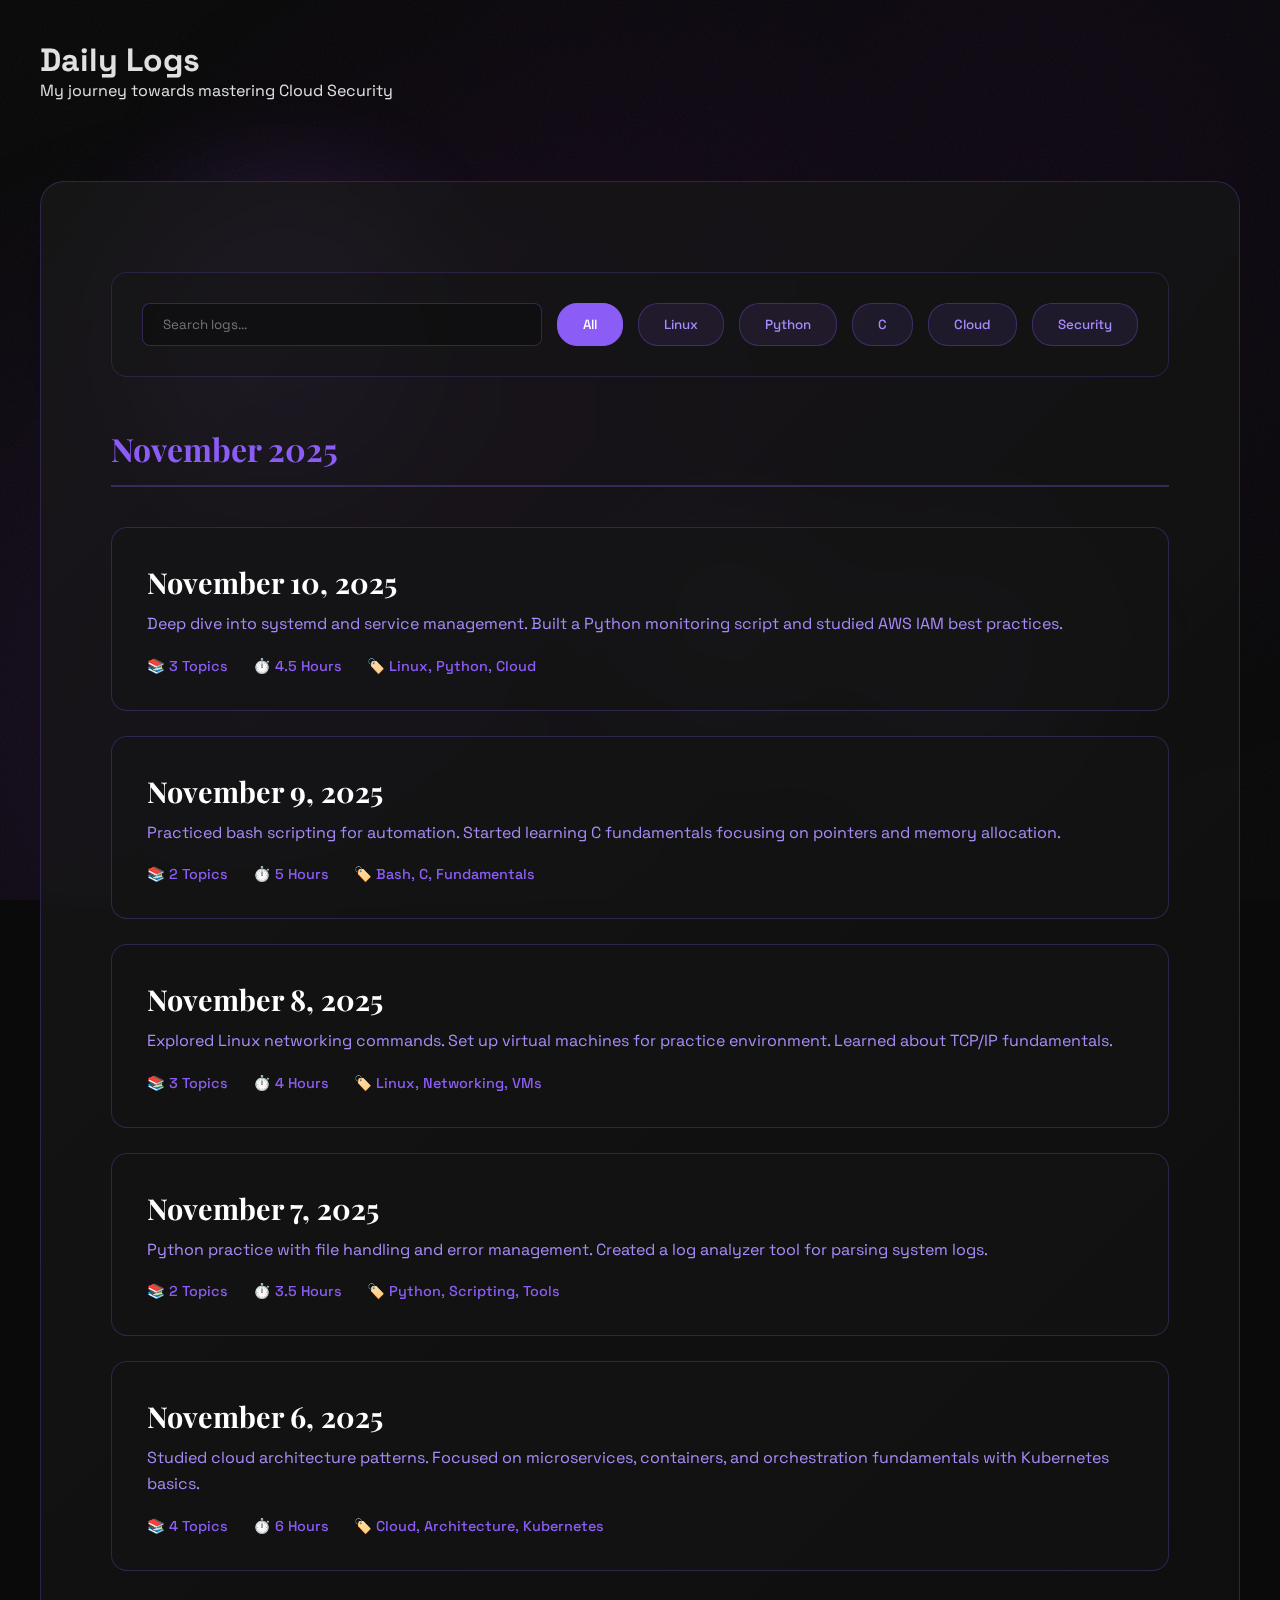
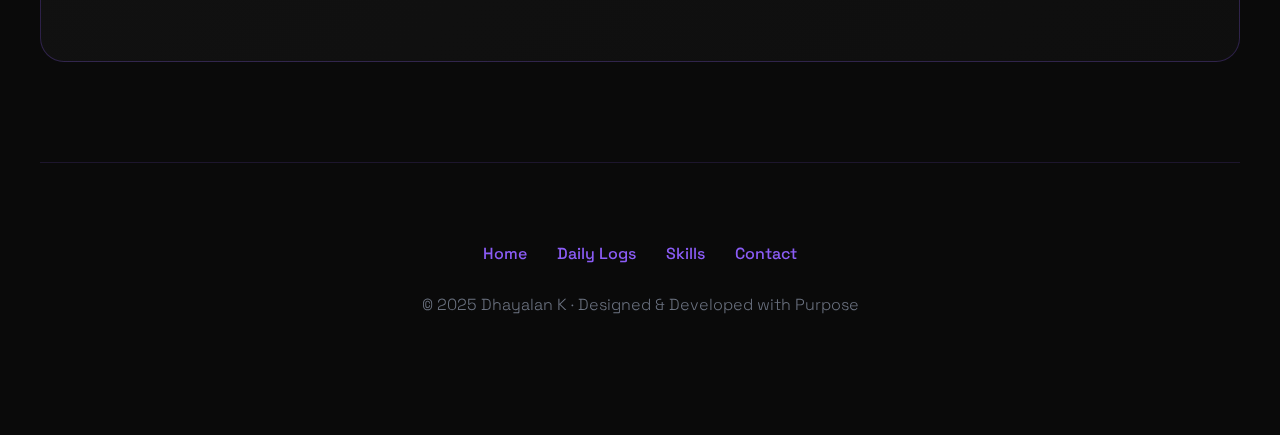
<file: daily-logs.html>
<!DOCTYPE html>
<html lang="en">
<head>
    <meta charset="UTF-8">
    <meta name="viewport" content="width=device-width, initial-scale=1.0">
    <title>Daily Logs | Dhayalan K</title>
    <link rel="stylesheet" href="style.css">
    <style>
        /* Page-specific styles */
        .log-list {
            display: grid;
            gap: 25px;
            margin-top: 40px;
        }

        .log-card {
            background: rgba(20, 20, 20, 0.6);
            border: 1px solid rgba(139, 92, 246, 0.25);
            padding: 35px;
            border-radius: 16px;
            transition: all 0.4s ease;
            text-decoration: none;
            color: inherit;
            display: block;
            position: relative;
            overflow: hidden;
        }

        .log-card::before {
            content: '';
            position: absolute;
            left: 0;
            top: 0;
            width: 4px;
            height: 0;
            background: linear-gradient(180deg, #8b5cf6, #a78bfa);
            transition: height 0.4s ease;
        }

        .log-card:hover {
            background: rgba(25, 25, 25, 0.8);
            border-color: #8b5cf6;
            transform: translateX(15px);
            box-shadow: 0 15px 40px rgba(139, 92, 246, 0.2);
        }

        .log-card:hover::before {
            height: 100%;
        }

        .log-date {
            font-family: 'Playfair Display', serif;
            color: #ffffff;
            font-size: 1.8em;
            font-weight: 700;
            margin-bottom: 10px;
        }

        .log-summary {
            color: #a78bfa;
            font-size: 1em;
            line-height: 1.6;
            margin-bottom: 20px;
        }

        .log-meta {
            display: flex;
            gap: 25px;
            color: #8b5cf6;
            font-size: 0.9em;
            font-weight: 500;
        }

        .log-meta span {
            display: flex;
            align-items: center;
            gap: 8px;
        }

        .filter-section {
            display: flex;
            gap: 15px;
            flex-wrap: wrap;
            margin-bottom: 40px;
            padding: 30px;
            background: rgba(20, 20, 20, 0.5);
            border-radius: 16px;
            border: 1px solid rgba(139, 92, 246, 0.2);
        }

        .filter-btn {
            padding: 10px 25px;
            background: rgba(139, 92, 246, 0.1);
            border: 1px solid rgba(139, 92, 246, 0.3);
            color: #a78bfa;
            border-radius: 20px;
            cursor: pointer;
            transition: all 0.3s ease;
            font-family: 'Space Grotesk', sans-serif;
            font-weight: 500;
        }

        .filter-btn:hover,
        .filter-btn.active {
            background: #8b5cf6;
            color: #ffffff;
            border-color: #8b5cf6;
        }

        .search-box {
            flex: 1;
            min-width: 250px;
            padding: 12px 20px;
            background: rgba(10, 10, 10, 0.5);
            border: 1px solid rgba(139, 92, 246, 0.3);
            border-radius: 8px;
            color: #e0e0e0;
            font-family: 'Space Grotesk', sans-serif;
            transition: all 0.3s ease;
        }

        .search-box:focus {
            outline: none;
            border-color: #8b5cf6;
            box-shadow: 0 0 20px rgba(139, 92, 246, 0.2);
        }

        .month-divider {
            font-family: 'Playfair Display', serif;
            color: #8b5cf6;
            font-size: 2em;
            font-weight: 700;
            margin: 50px 0 30px 0;
            padding-bottom: 15px;
            border-bottom: 2px solid rgba(139, 92, 246, 0.3);
        }
    </style>
</head>
<body>
    <div class="noise"></div>
    <div class="floating-shapes">
        <div class="shape"></div>
        <div class="shape"></div>
        <div class="shape"></div>
    </div>

    <nav>
        <div class="nav-content">
            <a href="index.html" class="logo">DK</a>
            <ul class="nav-links">
                <li><a href="index.html">Home</a></li>
                <li><a href="daily-logs.html" class="active">Daily Logs</a></li>
                <li><a href="index.html#focus">Skills</a></li>
                <li><a href="index.html#contact">Contact</a></li>
            </ul>
        </div>
    </nav>

    <div class="container">
        <div class="page-header">
            <h1>Daily Logs</h1>
            <p>My journey towards mastering Cloud Security</p>
        </div>

        <div class="content-section">
            <div class="filter-section">
                <input type="text" class="search-box" placeholder="Search logs...">
                <button class="filter-btn active">All</button>
                <button class="filter-btn">Linux</button>
                <button class="filter-btn">Python</button>
                <button class="filter-btn">C</button>
                <button class="filter-btn">Cloud</button>
                <button class="filter-btn">Security</button>
            </div>

            <div class="month-divider">November 2025</div>

            <div class="log-list">
                <a href="2025-11-10.html" class="log-card">
                    <div class="log-date">November 10, 2025</div>
                    <div class="log-summary">
                        Deep dive into systemd and service management. Built a Python monitoring script 
                        and studied AWS IAM best practices.
                    </div>
                    <div class="log-meta">
                        <span>📚 3 Topics</span>
                        <span>⏱️ 4.5 Hours</span>
                        <span>🏷️ Linux, Python, Cloud</span>
                    </div>
                </a>

                <a href="2025-11-09.html" class="log-card">
                    <div class="log-date">November 9, 2025</div>
                    <div class="log-summary">
                        Practiced bash scripting for automation. Started learning C fundamentals focusing 
                        on pointers and memory allocation.
                    </div>
                    <div class="log-meta">
                        <span>📚 2 Topics</span>
                        <span>⏱️ 5 Hours</span>
                        <span>🏷️ Bash, C, Fundamentals</span>
                    </div>
                </a>

                <a href="2025-11-08.html" class="log-card">
                    <div class="log-date">November 8, 2025</div>
                    <div class="log-summary">
                        Explored Linux networking commands. Set up virtual machines for practice environment. 
                        Learned about TCP/IP fundamentals.
                    </div>
                    <div class="log-meta">
                        <span>📚 3 Topics</span>
                        <span>⏱️ 4 Hours</span>
                        <span>🏷️ Linux, Networking, VMs</span>
                    </div>
                </a>

                <a href="2025-11-07.html" class="log-card">
                    <div class="log-date">November 7, 2025</div>
                    <div class="log-summary">
                        Python practice with file handling and error management. Created a log analyzer tool 
                        for parsing system logs.
                    </div>
                    <div class="log-meta">
                        <span>📚 2 Topics</span>
                        <span>⏱️ 3.5 Hours</span>
                        <span>🏷️ Python, Scripting, Tools</span>
                    </div>
                </a>

                <a href="2025-11-06.html" class="log-card">
                    <div class="log-date">November 6, 2025</div>
                    <div class="log-summary">
                        Studied cloud architecture patterns. Focused on microservices, containers, and 
                        orchestration fundamentals with Kubernetes basics.
                    </div>
                    <div class="log-meta">
                        <span>📚 4 Topics</span>
                        <span>⏱️ 6 Hours</span>
                        <span>🏷️ Cloud, Architecture, Kubernetes</span>
                    </div>
                </a>
            </div>
        </div>

        <footer>
            <div class="footer-links">
                <a href="index.html">Home</a>
                <a href="daily-logs.html">Daily Logs</a>
                <a href="index.html#focus">Skills</a>
                <a href="index.html#contact">Contact</a>
            </div>
            <p>© 2025 Dhayalan K · Designed & Developed with Purpose</p>
        </footer>
    </div>

    <script>
        // Simple filter functionality
        const filterBtns = document.querySelectorAll('.filter-btn');
        
        filterBtns.forEach(btn => {
            btn.addEventListener('click', function() {
                filterBtns.forEach(b => b.classList.remove('active'));
                this.classList.add('active');
            });
        });

        // Search functionality placeholder
        const searchBox = document.querySelector('.search-box');
        searchBox.addEventListener('input', function() {
            // Add search logic here
            console.log('Searching for:', this.value);
        });
    </script>
</body>
</html>
</file>
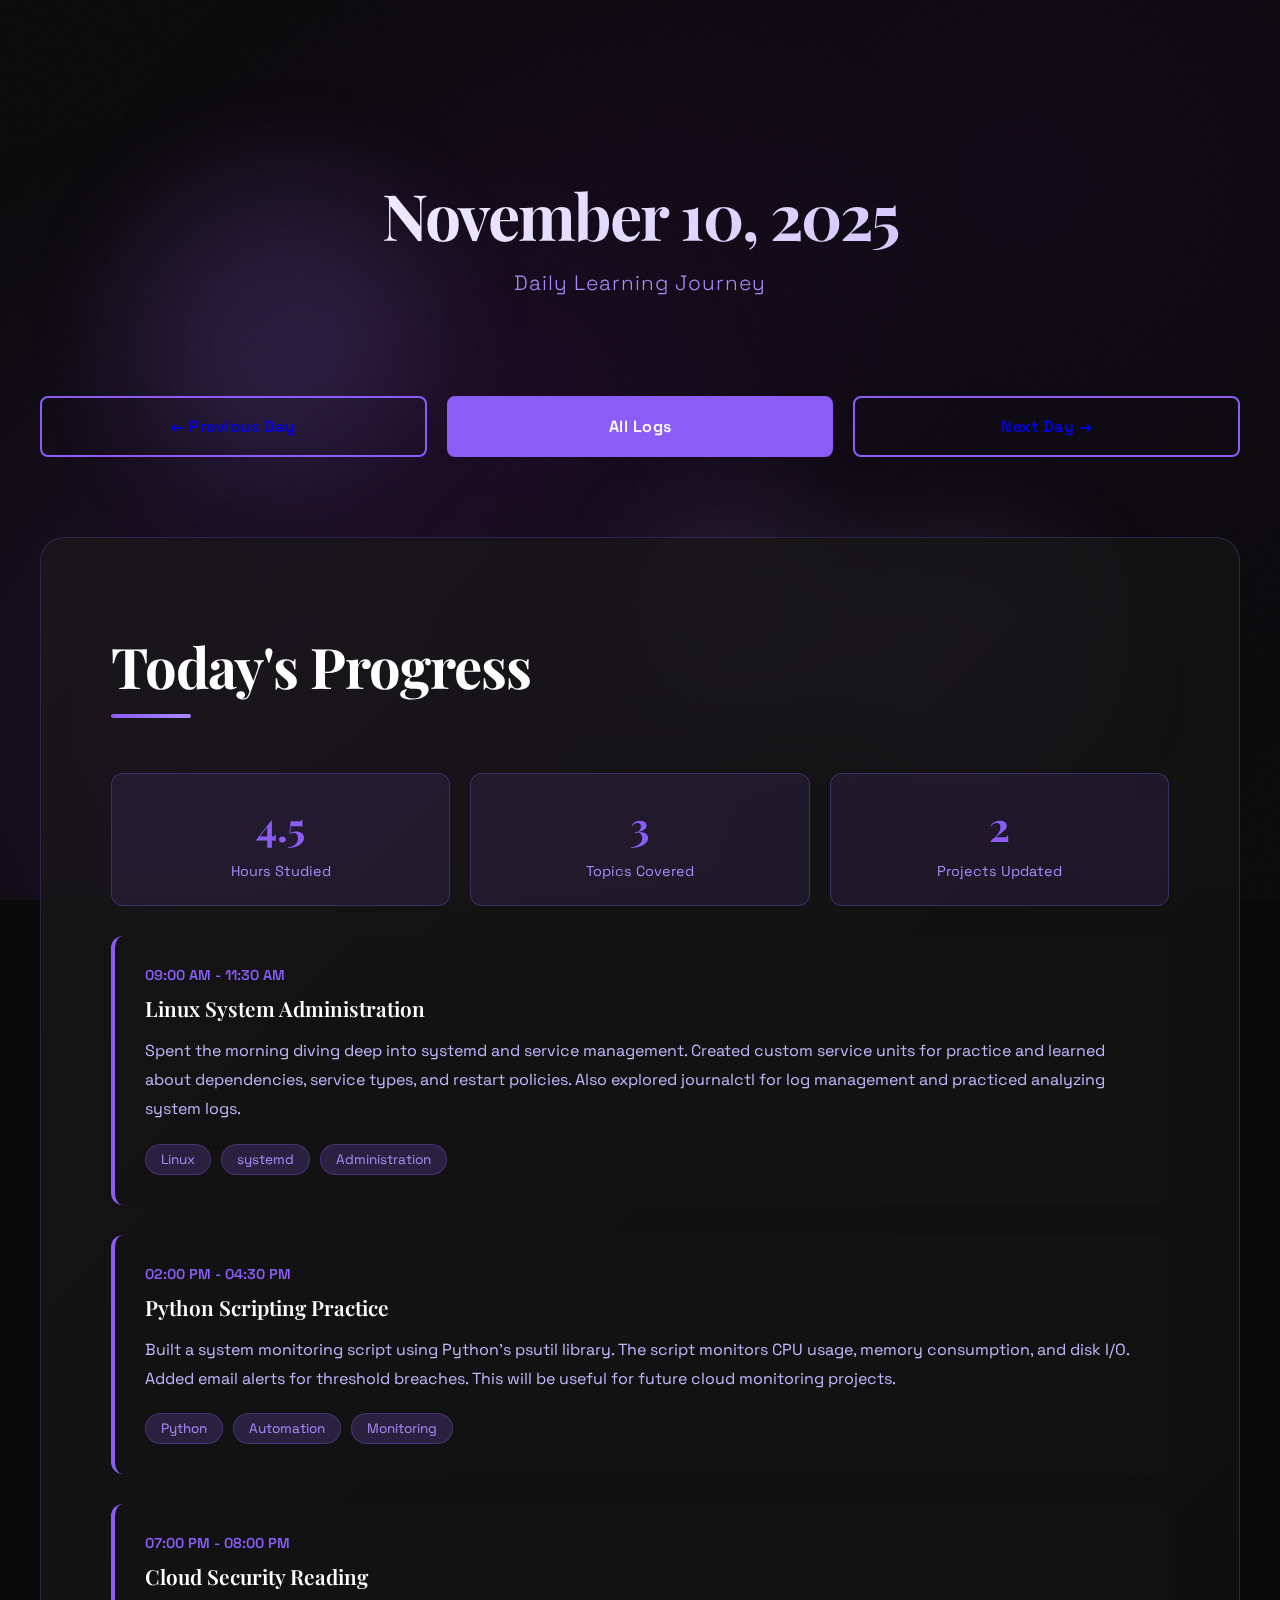
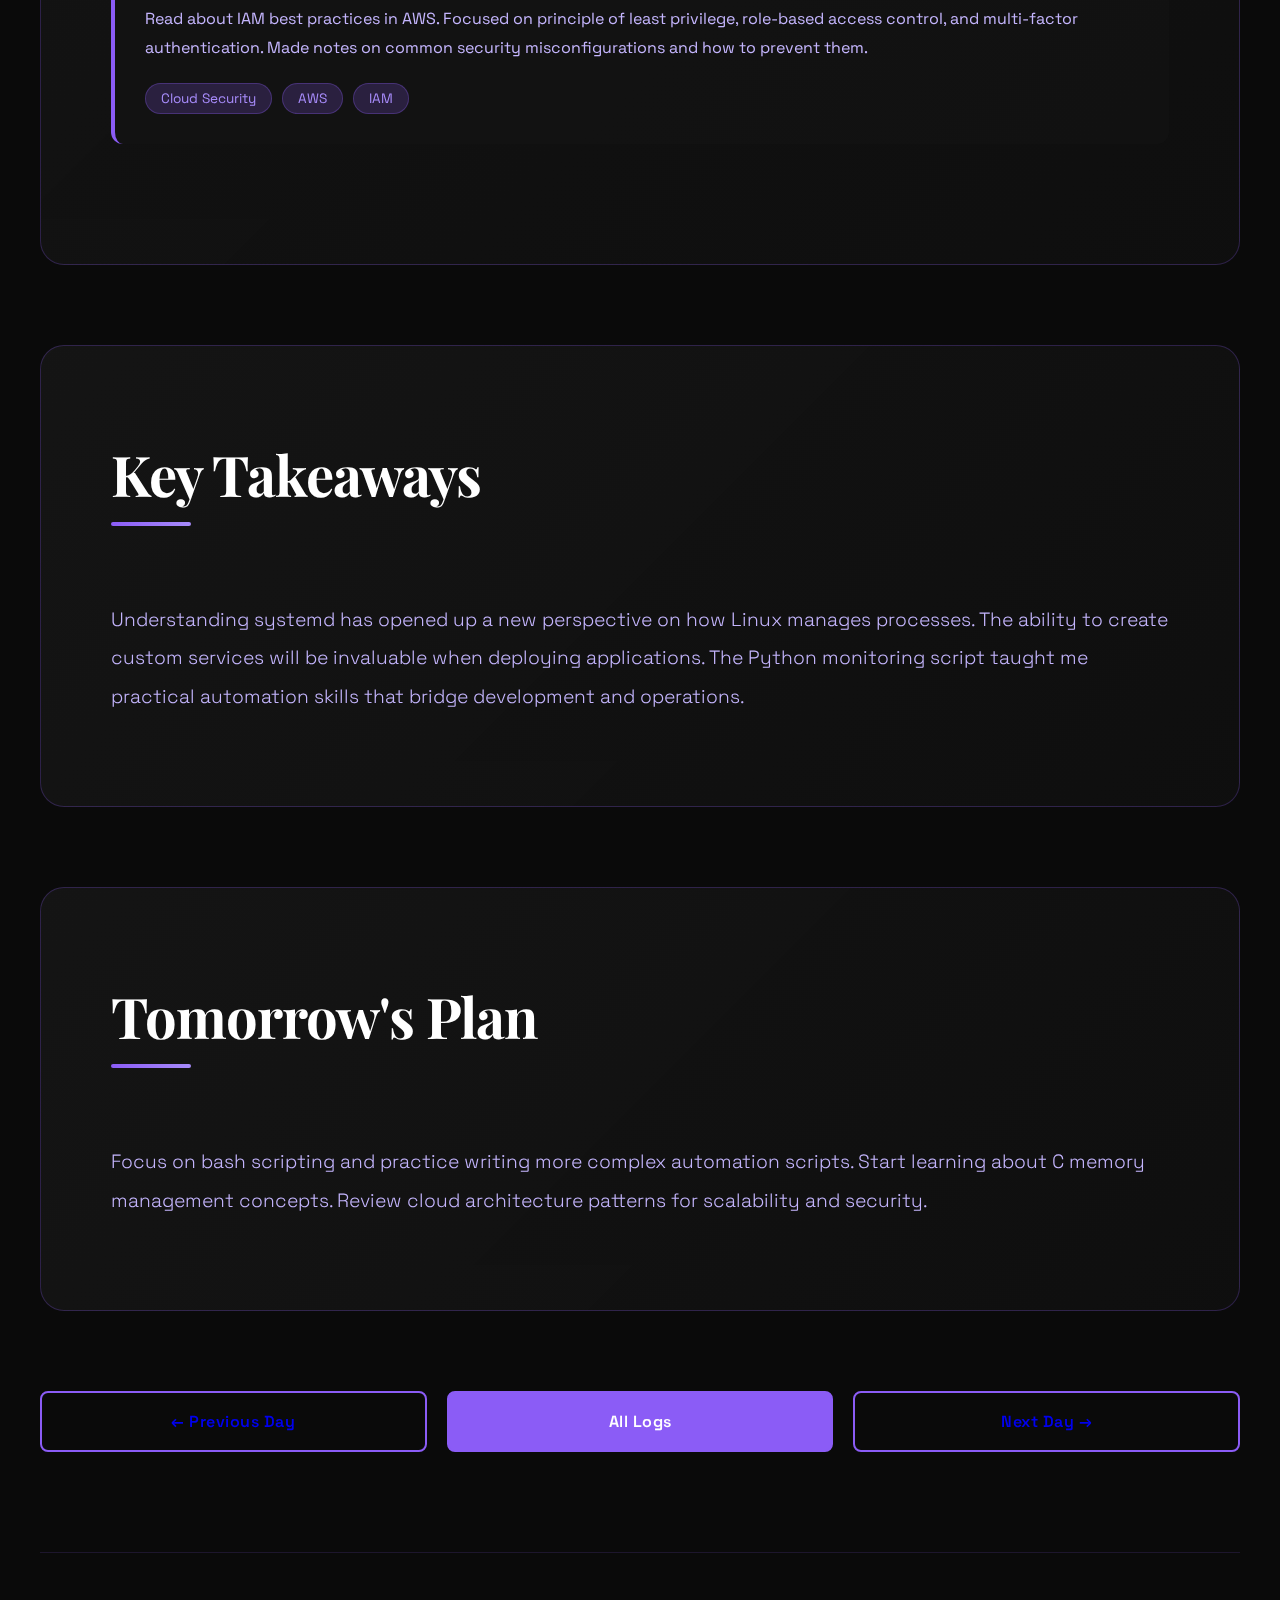
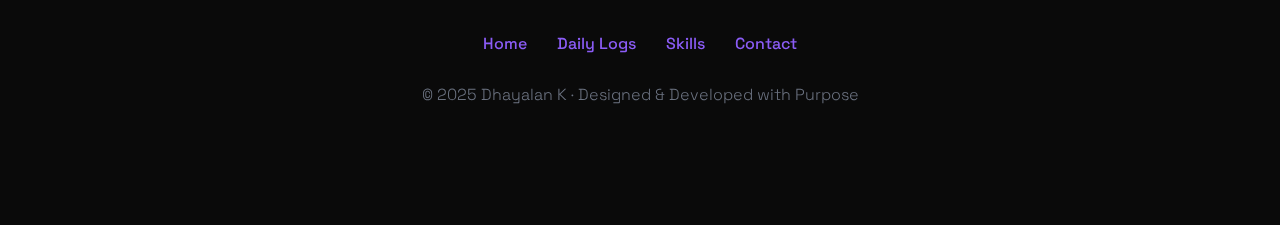
<file: daily_log_template.html>
<!DOCTYPE html>
<html lang="en">
<head>
    <meta charset="UTF-8">
    <meta name="viewport" content="width=device-width, initial-scale=1.0">
    <title>Daily Log - November 10, 2025 | Dhayalan K</title>
    <link rel="stylesheet" href="style.css">
    <style>
        /* Page-specific styles that extend shared styles */
        .page-header {
            text-align: center;
            padding: 140px 20px 60px;
            animation: fadeInDown 1s ease-out;
        }

        .page-header h1 {
            font-family: 'Playfair Display', serif;
            color: #ffffff;
            font-size: 4em;
            margin-bottom: 20px;
            font-weight: 700;
            letter-spacing: -2px;
            line-height: 1.1;
            background: linear-gradient(135deg, #fff, #c4b5fd);
            -webkit-background-clip: text;
            -webkit-text-fill-color: transparent;
            background-clip: text;
        }

        .page-header p {
            font-size: 1.3em;
            color: #a78bfa;
            font-weight: 300;
            letter-spacing: 1px;
        }

        .log-entry {
            background: rgba(20, 20, 20, 0.6);
            border-left: 4px solid #8b5cf6;
            padding: 30px;
            margin: 30px 0;
            border-radius: 12px;
            transition: all 0.3s ease;
        }

        .log-entry:hover {
            background: rgba(25, 25, 25, 0.7);
            transform: translateX(10px);
        }

        .log-time {
            color: #8b5cf6;
            font-weight: 600;
            font-size: 0.9em;
            margin-bottom: 10px;
            display: block;
        }

        .log-title {
            color: #ffffff;
            font-size: 1.3em;
            font-weight: 600;
            margin-bottom: 15px;
            font-family: 'Playfair Display', serif;
        }

        .log-content {
            color: #c4b5fd;
            line-height: 1.8;
        }

        .tags {
            display: flex;
            gap: 10px;
            flex-wrap: wrap;
            margin-top: 20px;
        }

        .tag {
            background: rgba(139, 92, 246, 0.2);
            color: #a78bfa;
            padding: 6px 15px;
            border-radius: 20px;
            font-size: 0.85em;
            border: 1px solid rgba(139, 92, 246, 0.3);
        }

        .nav-buttons {
            display: flex;
            justify-content: space-between;
            margin: 40px 0;
            gap: 20px;
            flex-wrap: wrap;
        }

        .nav-btn {
            flex: 1;
            text-align: center;
            min-width: 200px;
        }

        .stats-grid {
            display: grid;
            grid-template-columns: repeat(auto-fit, minmax(200px, 1fr));
            gap: 20px;
            margin: 30px 0;
        }

        .stat-card {
            background: rgba(139, 92, 246, 0.1);
            border: 1px solid rgba(139, 92, 246, 0.3);
            padding: 25px;
            border-radius: 12px;
            text-align: center;
        }

        .stat-number {
            font-size: 2.5em;
            font-weight: 700;
            color: #8b5cf6;
            font-family: 'Playfair Display', serif;
        }

        .stat-label {
            color: #a78bfa;
            font-size: 0.9em;
            margin-top: 10px;
        }

        @media (max-width: 768px) {
            .page-header h1 {
                font-size: 2.5em;
            }

            .nav-buttons {
                flex-direction: column;
            }

            .nav-btn {
                width: 100%;
            }
        }
    </style>
</head>
<body>
    <div class="noise"></div>
    <div class="floating-shapes">
        <div class="shape"></div>
        <div class="shape"></div>
        <div class="shape"></div>
    </div>

    <nav>
        <div class="nav-content">
            <a href="index.html" class="logo">DK</a>
            <ul class="nav-links">
                <li><a href="index.html">Home</a></li>
                <li><a href="daily-logs.html" class="active">Daily Logs</a></li>
                <li><a href="index.html#focus">Skills</a></li>
                <li><a href="index.html#contact">Contact</a></li>
            </ul>
        </div>
    </nav>

    <div class="container">
        <div class="page-header">
            <h1>November 10, 2025</h1>
            <p>Daily Learning Journey</p>
        </div>

        <div class="nav-buttons">
            <a href="2025-11-09.html" class="btn nav-btn">← Previous Day</a>
            <a href="daily-logs.html" class="btn btn-primary nav-btn">All Logs</a>
            <a href="2025-11-11.html" class="btn nav-btn">Next Day →</a>
        </div>

        <div class="content-section">
            <h2>Today's Progress</h2>
            
            <div class="stats-grid">
                <div class="stat-card">
                    <div class="stat-number">4.5</div>
                    <div class="stat-label">Hours Studied</div>
                </div>
                <div class="stat-card">
                    <div class="stat-number">3</div>
                    <div class="stat-label">Topics Covered</div>
                </div>
                <div class="stat-card">
                    <div class="stat-number">2</div>
                    <div class="stat-label">Projects Updated</div>
                </div>
            </div>

            <div class="log-entry">
                <span class="log-time">09:00 AM - 11:30 AM</span>
                <div class="log-title">Linux System Administration</div>
                <div class="log-content">
                    Spent the morning diving deep into systemd and service management. Created custom service units 
                    for practice and learned about dependencies, service types, and restart policies. Also explored 
                    journalctl for log management and practiced analyzing system logs.
                </div>
                <div class="tags">
                    <span class="tag">Linux</span>
                    <span class="tag">systemd</span>
                    <span class="tag">Administration</span>
                </div>
            </div>

            <div class="log-entry">
                <span class="log-time">02:00 PM - 04:30 PM</span>
                <div class="log-title">Python Scripting Practice</div>
                <div class="log-content">
                    Built a system monitoring script using Python's psutil library. The script monitors CPU usage, 
                    memory consumption, and disk I/O. Added email alerts for threshold breaches. This will be useful 
                    for future cloud monitoring projects.
                </div>
                <div class="tags">
                    <span class="tag">Python</span>
                    <span class="tag">Automation</span>
                    <span class="tag">Monitoring</span>
                </div>
            </div>

            <div class="log-entry">
                <span class="log-time">07:00 PM - 08:00 PM</span>
                <div class="log-title">Cloud Security Reading</div>
                <div class="log-content">
                    Read about IAM best practices in AWS. Focused on principle of least privilege, role-based access 
                    control, and multi-factor authentication. Made notes on common security misconfigurations and how 
                    to prevent them.
                </div>
                <div class="tags">
                    <span class="tag">Cloud Security</span>
                    <span class="tag">AWS</span>
                    <span class="tag">IAM</span>
                </div>
            </div>
        </div>

        <div class="content-section">
            <h2>Key Takeaways</h2>
            <p>
                Understanding systemd has opened up a new perspective on how Linux manages processes. The ability 
                to create custom services will be invaluable when deploying applications. The Python monitoring 
                script taught me practical automation skills that bridge development and operations.
            </p>
        </div>

        <div class="content-section">
            <h2>Tomorrow's Plan</h2>
            <p>
                Focus on bash scripting and practice writing more complex automation scripts. Start learning about 
                C memory management concepts. Review cloud architecture patterns for scalability and security.
            </p>
        </div>

        <div class="nav-buttons">
            <a href="2025-11-09.html" class="btn nav-btn">← Previous Day</a>
            <a href="daily-logs.html" class="btn btn-primary nav-btn">All Logs</a>
            <a href="2025-11-11.html" class="btn nav-btn">Next Day →</a>
        </div>

        <footer>
            <div class="footer-links">
                <a href="index.html">Home</a>
                <a href="daily-logs.html">Daily Logs</a>
                <a href="index.html#focus">Skills</a>
                <a href="index.html#contact">Contact</a>
            </div>
            <p>© 2025 Dhayalan K · Designed & Developed with Purpose</p>
        </footer>
    </div>

    <script>
        // Smooth scroll for navigation
        document.querySelectorAll('a[href^="#"]').forEach(anchor => {
            anchor.addEventListener('click', function (e) {
                e.preventDefault();
                const target = document.querySelector(this.getAttribute('href'));
                if (target) {
                    target.scrollIntoView({
                        behavior: 'smooth',
                        block: 'start'
                    });
                }
            });
        });

        // Hide/show nav on scroll
        let lastScroll = 0;
        const nav = document.querySelector('nav');

        window.addEventListener('scroll', () => {
            const currentScroll = window.pageYOffset;
            
            if (currentScroll > 100) {
                if (currentScroll > lastScroll) {
                    nav.style.transform = 'translateY(-100%)';
                } else {
                    nav.style.transform = 'translateY(0)';
                }
            }
            
            lastScroll = currentScroll;
        });
    </script>
</body>
</html>
</file>
<file: style.css>
/* shared-styles.css - Exact match to original design */

@import url('https://fonts.googleapis.com/css2?family=Playfair+Display:wght@400;600;700;900&family=Space+Grotesk:wght@300;400;500;600;700&display=swap');

* {
    margin: 0;
    padding: 0;
    box-sizing: border-box;
}

body {
    font-family: 'Space Grotesk', sans-serif;
    background: #0a0a0a;
    color: #e0e0e0;
    overflow-x: hidden;
    position: relative;
}

body::before {
    content: '';
    position: fixed;
    top: 0;
    left: 0;
    width: 100%;
    height: 100%;
    background: 
        radial-gradient(circle at 20% 80%, rgba(138, 43, 226, 0.12), transparent 50%),
        radial-gradient(circle at 80% 20%, rgba(75, 0, 130, 0.10), transparent 50%),
        radial-gradient(circle at 40% 40%, rgba(148, 0, 211, 0.08), transparent 50%);
    pointer-events: none;
    z-index: 0;
    animation: gradientShift 15s ease infinite;
}

@keyframes gradientShift {
    0%, 100% { opacity: 1; }
    50% { opacity: 0.8; }
}

.noise {
    position: fixed;
    top: 0;
    left: 0;
    width: 100%;
    height: 100%;
    opacity: 0.03;
    z-index: 1;
    pointer-events: none;
    background-image: url("data:image/svg+xml,%3Csvg viewBox='0 0 400 400' xmlns='http://www.w3.org/2000/svg'%3E%3Cfilter id='noiseFilter'%3E%3CfeTurbulence type='fractalNoise' baseFrequency='0.9' numOctaves='4' stitchTiles='stitch'/%3E%3C/filter%3E%3Crect width='100%25' height='100%25' filter='url(%23noiseFilter)'/%3E%3C/svg%3E");
}

.floating-shapes {
    position: fixed;
    width: 100%;
    height: 100%;
    top: 0;
    left: 0;
    z-index: 1;
    pointer-events: none;
    overflow: hidden;
}

.shape {
    position: absolute;
    border-radius: 50%;
    filter: blur(60px);
    opacity: 0.15;
    animation: float 20s infinite ease-in-out;
}

.shape:nth-child(1) {
    width: 300px;
    height: 300px;
    background: linear-gradient(135deg, #8b5cf6, #a78bfa);
    top: 20%;
    left: 10%;
    animation-delay: 0s;
}

.shape:nth-child(2) {
    width: 250px;
    height: 250px;
    background: linear-gradient(135deg, #c4b5fd, #8b5cf6);
    top: 60%;
    right: 15%;
    animation-delay: 5s;
}

.shape:nth-child(3) {
    width: 200px;
    height: 200px;
    background: linear-gradient(135deg, #a78bfa, #c4b5fd);
    bottom: 20%;
    left: 50%;
    animation-delay: 10s;
}

@keyframes float {
    0%, 100% { transform: translate(0, 0) scale(1); }
    33% { transform: translate(30px, -30px) scale(1.1); }
    66% { transform: translate(-20px, 20px) scale(0.9); }
}

.container {
    max-width: 1400px;
    margin: 0 auto;
    padding: 40px;
    position: relative;
    z-index: 2;
}

nav {
    position: fixed;
    top: 0;
    left: 0;
    right: 0;
    background: rgba(10, 10, 10, 0.85);
    backdrop-filter: blur(20px);
    border-bottom: 1px solid rgba(139, 92, 246, 0.15);
    padding: 20px 40px;
    z-index: 1000;
    transform: translateY(-100%);
    animation: slideDown 0.6s ease forwards 0.3s;
}

@keyframes slideDown {
    to { transform: translateY(0); }
}

.nav-content {
    max-width: 1400px;
    margin: 0 auto;
    display: flex;
    justify-content: space-between;
    align-items: center;
    padding: 0 20px;
}

.logo {
    font-family: 'Playfair Display', serif;
    font-size: 1.5em;
    font-weight: 700;
    color: #fff;
    letter-spacing: -0.5px;
    display: flex;
    align-items: center;
    gap: 12px;
    text-decoration: none;
}

.logo-icon {
    width: 32px;
    height: 32px;
    filter: drop-shadow(0 0 8px rgba(139, 92, 246, 0.6));
}

.nav-links {
    display: flex;
    gap: 40px;
    list-style: none;
    margin-right: 20px;
}

.nav-links a {
    color: #c4b5fd;
    text-decoration: none;
    font-weight: 500;
    transition: color 0.3s ease;
    position: relative;
    font-size: 0.95em;
}

.nav-links a::after {
    content: '';
    position: absolute;
    bottom: -5px;
    left: 0;
    width: 0;
    height: 2px;
    background: #8b5cf6;
    transition: width 0.3s ease;
}

.nav-links a:hover {
    color: #fff;
}

.nav-links a:hover::after {
    width: 100%;
}

.content-section {
    background: linear-gradient(135deg, rgba(26, 26, 26, 0.7) 0%, rgba(15, 15, 15, 0.9) 100%);
    backdrop-filter: blur(20px);
    border: 1px solid rgba(139, 92, 246, 0.25);
    padding: 90px 70px;
    margin: 80px 0;
    border-radius: 24px;
    animation: fadeInUp 1s ease-out;
    position: relative;
    transition: all 0.4s ease;
    overflow: hidden;
}

.content-section::before {
    content: '';
    position: absolute;
    top: 0;
    left: 0;
    width: 100%;
    height: 100%;
    background: linear-gradient(135deg, rgba(139, 92, 246, 0.05), transparent);
    opacity: 0;
    transition: opacity 0.4s ease;
    pointer-events: none; /* prevent blocking clicks */
    z-index: 0;
}
.content-section > * {
    position: relative;
    z-index: 1;
}

.content-section:hover {
    border-color: rgba(139, 92, 246, 0.5);
    transform: translateY(-5px);
    box-shadow: 0 20px 60px rgba(0, 0, 0, 0.4);
}

.content-section:hover::before {
    opacity: 1;
}

h2 {
    font-family: 'Playfair Display', serif;
    color: #ffffff;
    font-size: 3.5em;
    margin-bottom: 40px;
    font-weight: 700;
    letter-spacing: -1px;
    position: relative;
    display: inline-block;
}

h2::after {
    content: '';
    position: absolute;
    bottom: -15px;
    left: 0;
    width: 80px;
    height: 4px;
    background: linear-gradient(90deg, #8b5cf6, #a78bfa);
    border-radius: 2px;
}

.content-section p {
    line-height: 2;
    color: #c4b5fd;
    font-size: 1.2em;
    margin-top: 50px;
    font-weight: 300;
}

.btn {
    font-family: 'Space Grotesk', sans-serif;
    padding: 18px 45px;
    border: 2px solid #8b5cf6;
    background: transparent;
    font-size: 1em;
    cursor: pointer;
    transition: all 0.4s cubic-bezier(0.4, 0, 0.2, 1);
    text-decoration: none;
    display: inline-block;
    letter-spacing: 0.5px;
    font-weight: 600;
    position: relative;
    overflow: hidden;
    border-radius: 8px;
}

.btn::before {
    content: '';
    position: absolute;
    top: 50%;
    left: 50%;
    width: 0;
    height: 0;
    border-radius: 50%;
    background: #8b5cf6;
    transition: width 0.5s ease, height 0.5s ease;
    transform: translate(-50%, -50%);
    z-index: -1;
}

.btn:hover::before {
    width: 300%;
    height: 300%;
}

.btn-primary {
    background: #8b5cf6;
    color: #ffffff;
    border: 2px solid #8b5cf6;
}

.btn-primary::before {
    background: #7c3aed;
}

.btn-primary:hover {
    transform: translateY(-3px);
    box-shadow: 0 15px 40px rgba(139, 92, 246, 0.5);
}

.btn-secondary {
    color: #8b5cf6;
}

.btn-secondary:hover {
    color: #ffffff;
    border-color: #8b5cf6;
}

footer {
    text-align: center;
    padding: 80px 20px;
    color: #6b7280;
    margin-top: 100px;
    border-top: 1px solid rgba(139, 92, 246, 0.15);
    font-weight: 300;
    position: relative;
}

.footer-links {
    display: flex;
    justify-content: center;
    gap: 30px;
    margin-bottom: 30px;
}

.footer-links a {
    color: #8b5cf6;
    text-decoration: none;
    transition: all 0.3s ease;
    font-weight: 500;
}

.footer-links a:hover {
    color: #a78bfa;
    transform: translateY(-2px);
}

@keyframes fadeInDown {
    from {
        opacity: 0;
        transform: translateY(-40px);
    }
    to {
        opacity: 1;
        transform: translateY(0);
    }
}

@keyframes fadeInUp {
    from {
        opacity: 0;
        transform: translateY(40px);
    }
    to {
        opacity: 1;
        transform: translateY(0);
    }
}

.filter-section {
    position: relative;
    z-index: 200; /* raise above floating overlays */
    pointer-events: auto;
}

.filter-section .search-box {
    position: relative;
    z-index: 201;
    pointer-events: auto;
}

@media (max-width: 768px) {
    nav {
        padding: 15px 20px;
    }

    .nav-links {
        gap: 20px;
    }

    .nav-links a {
        font-size: 0.85em;
    }

    h2 {
        font-size: 2.5em;
    }

    .content-section {
        padding: 60px 35px;
        margin: 50px 0;
    }
}
</file>
